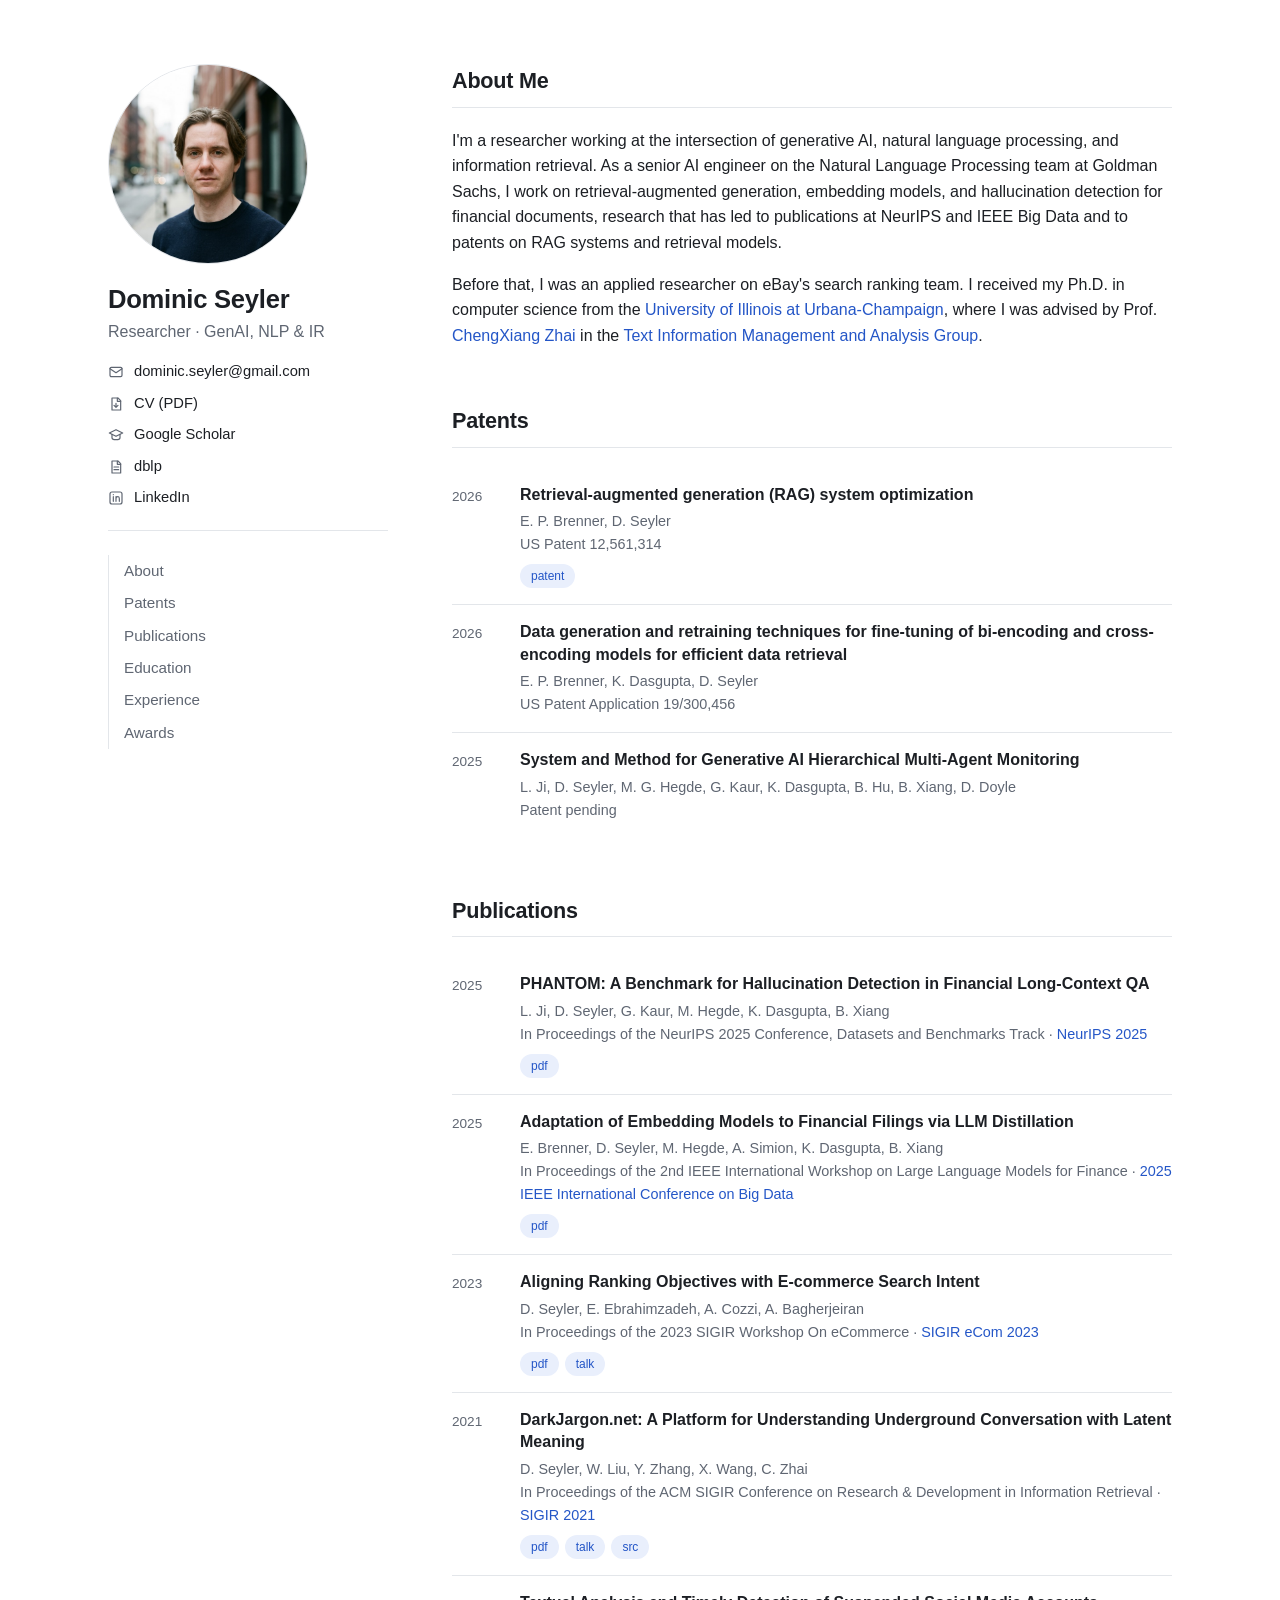
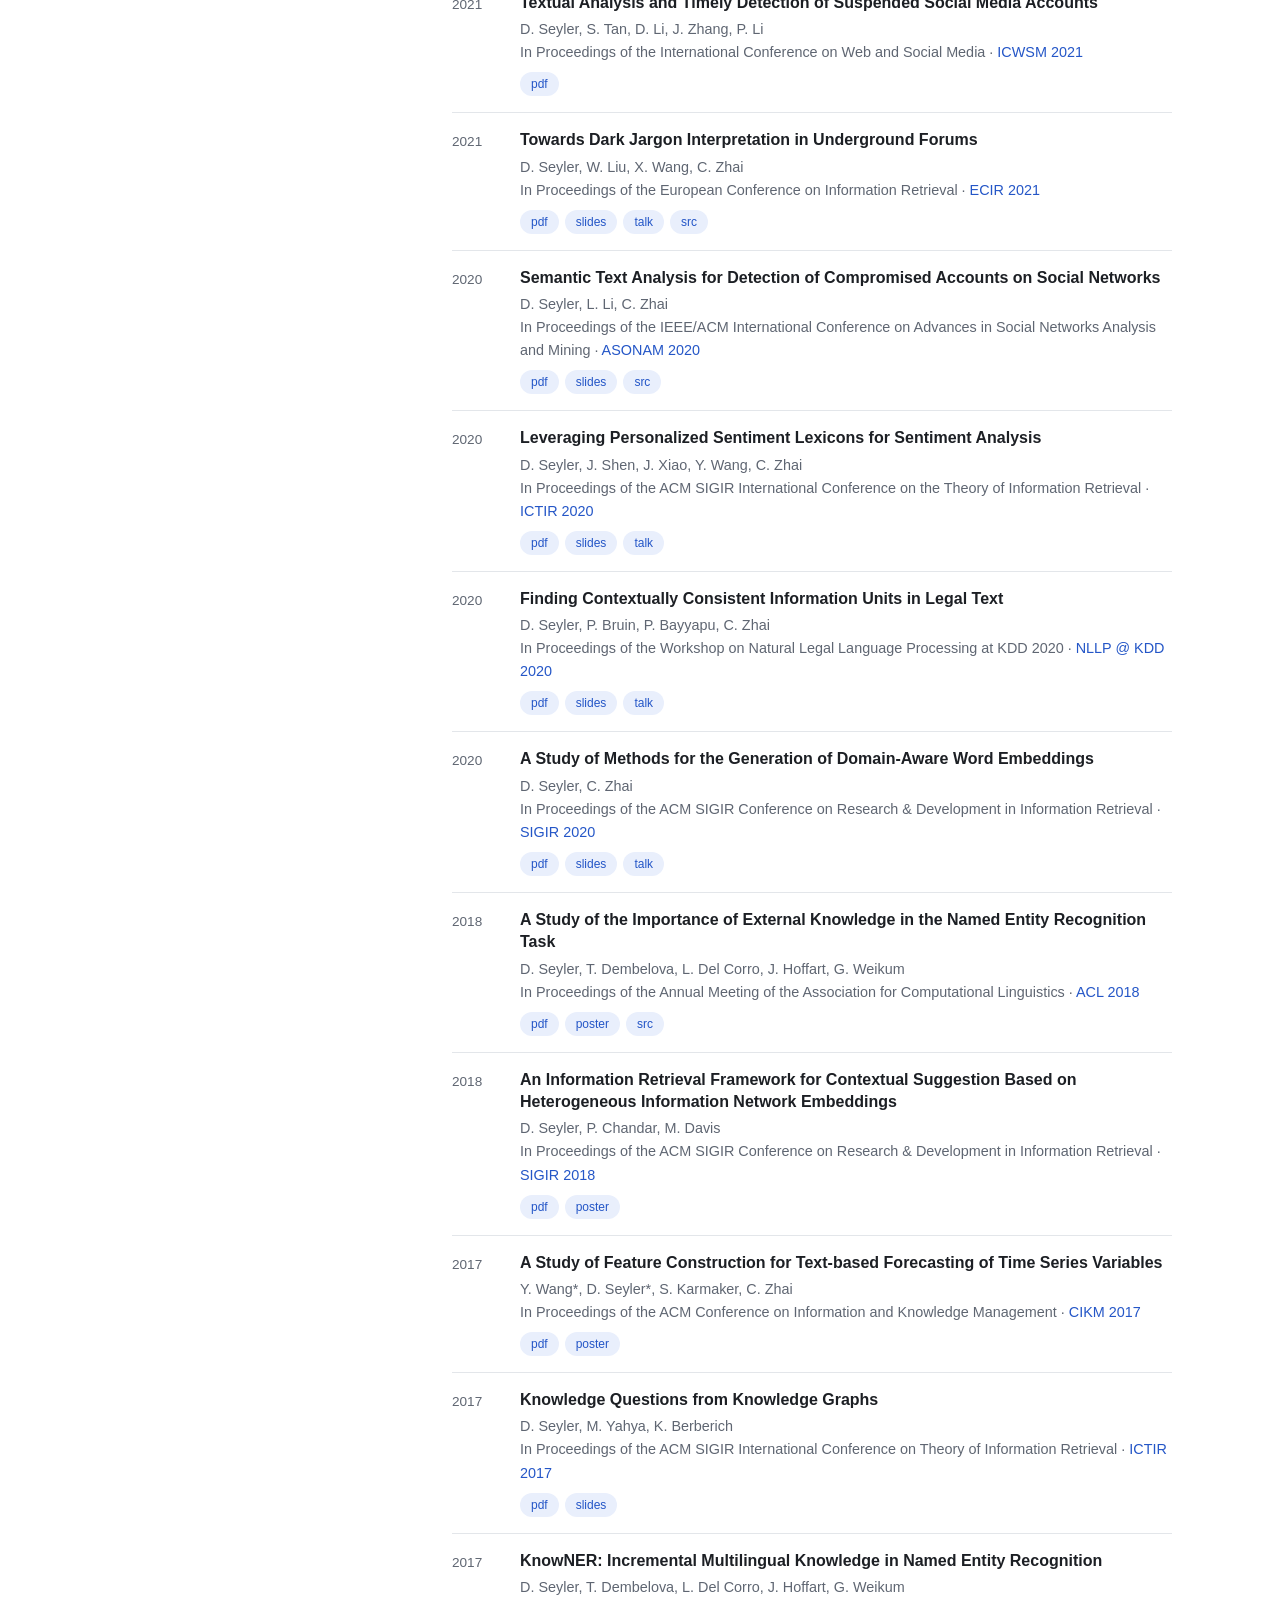
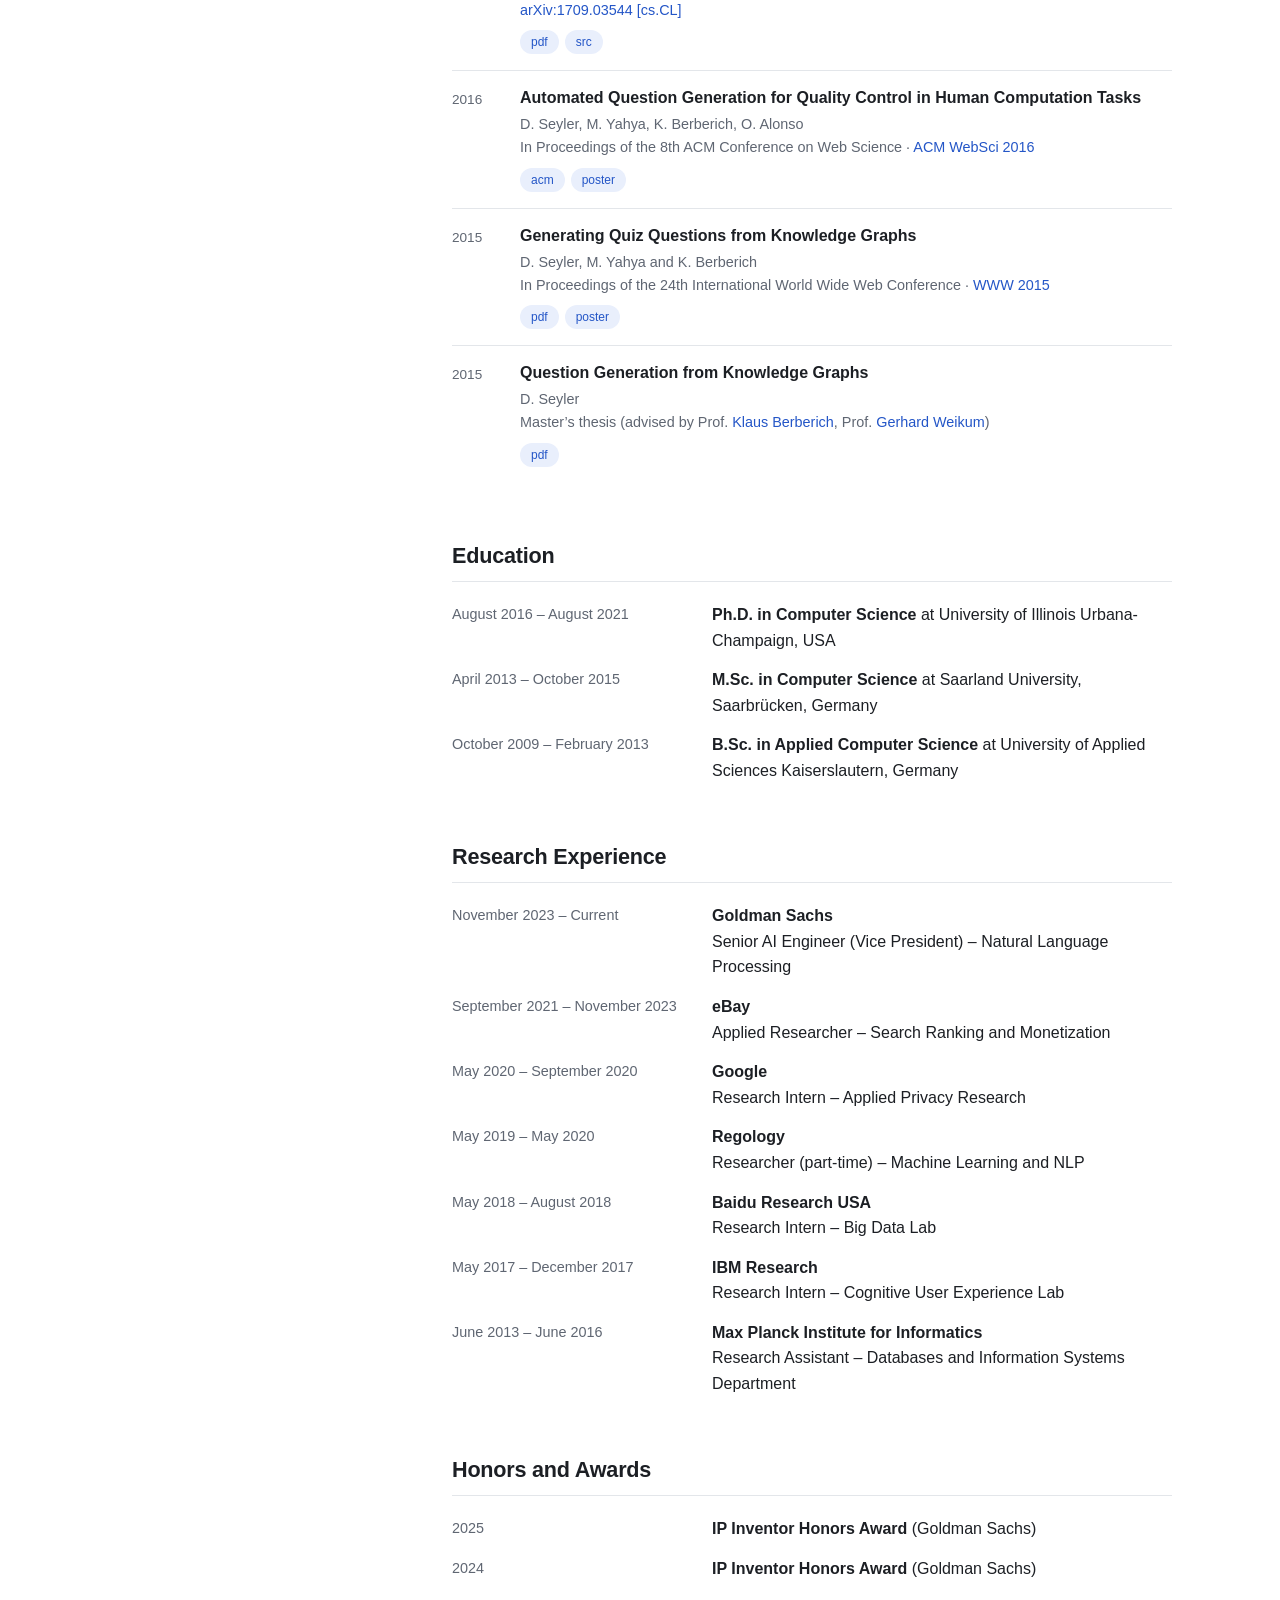
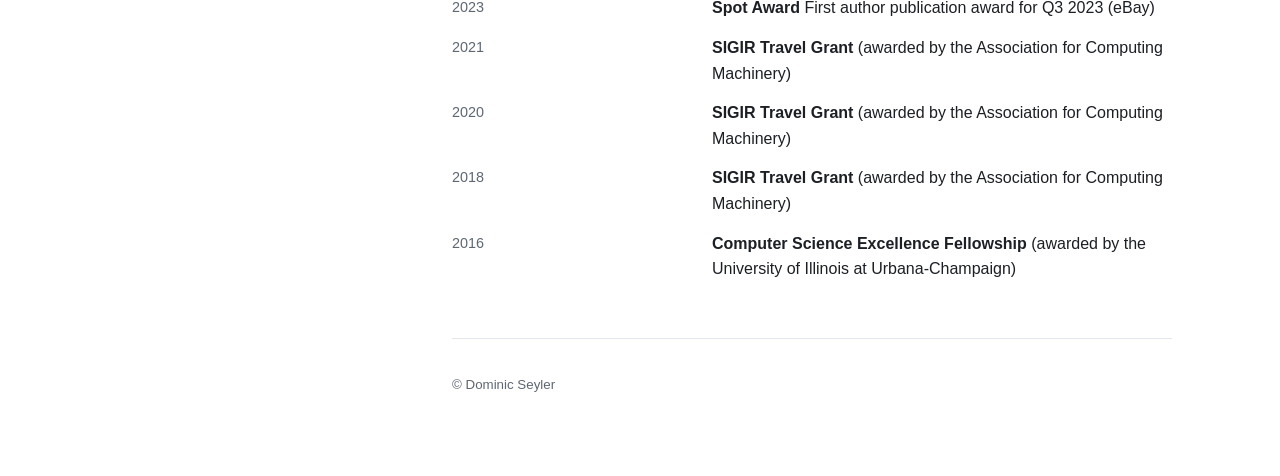
<file: index.html>
<!DOCTYPE html>
<html lang="en-US">
<head>
  <meta charset="UTF-8">
  <meta name="viewport" content="width=device-width, initial-scale=1">
  <meta name="color-scheme" content="light dark">
  <title>Dominic Seyler, Ph.D.</title>
  <meta name="description" content="Researcher working at the intersection of generative AI, natural language processing, and information retrieval. Senior AI engineer on the NLP team at Goldman Sachs; Ph.D. in computer science from the University of Illinois at Urbana-Champaign.">
  <meta property="og:type" content="profile">
  <meta property="og:title" content="Dominic Seyler, Ph.D.">
  <meta property="og:description" content="Researcher working at the intersection of generative AI, NLP, and information retrieval. Senior AI engineer at Goldman Sachs.">
  <meta property="og:url" content="https://dominicseyler.com/">
  <meta property="og:image" content="https://dominicseyler.com/files/og-2026.jpg">
  <meta property="og:image:width" content="1200">
  <meta property="og:image:height" content="1200">
  <meta property="og:image:alt" content="Portrait of Dominic Seyler">
  <meta name="twitter:card" content="summary">
  <link rel="canonical" href="https://dominicseyler.com/">
  <link rel="stylesheet" href="static/site.css?v=4">
</head>
<body>
<a class="skip-link" href="#content">Skip to content</a>

<div class="layout">

  <aside class="profile">
    <img class="photo" src="files/profile-2026.jpg" width="600" height="600" alt="Dominic Seyler">
    <div class="profile-text">
      <h1 class="name"><a href="/">Dominic Seyler</a></h1>
      <p class="tagline">Researcher · GenAI, NLP &amp; IR</p>
      <ul class="contact">
        <li id="email">
          <span class="contact-row">
            <svg viewBox="0 0 24 24" aria-hidden="true"><rect x="3" y="5" width="18" height="14" rx="2"/><path d="m3 7 9 6 9-6"/></svg>
            <span class="label">first_name DOT last_name AT gmail DOT com</span>
          </span>
        </li>
        <li>
          <a class="contact-row" href="files/Dominic_Seyler_CV.pdf">
            <svg viewBox="0 0 24 24" aria-hidden="true"><path d="M6 3h9l4 4v14H6z"/><path d="M14 3v5h5"/><path d="M12 11v6m-3-3 3 3 3-3"/></svg>
            <span class="label">CV (PDF)</span>
          </a>
        </li>
        <li>
          <a class="contact-row" href="https://scholar.google.de/citations?hl=en&amp;user=KsjyIgUAAAAJ">
            <svg viewBox="0 0 24 24" aria-hidden="true"><path d="M2 9l10-5 10 5-10 5z"/><path d="M6 11v5c0 1.5 2.7 3 6 3s6-1.5 6-3v-5"/></svg>
            <span class="label">Google Scholar</span>
          </a>
        </li>
        <li>
          <a class="contact-row" href="https://dblp.uni-trier.de/pers/hd/s/Seyler:Dominic">
            <svg viewBox="0 0 24 24" aria-hidden="true"><path d="M6 3h9l4 4v14H6z"/><path d="M14 3v5h5M9 12h7M9 16h7"/></svg>
            <span class="label">dblp</span>
          </a>
        </li>
        <li>
          <a class="contact-row" href="https://www.linkedin.com/in/dominic-seyler-a07739b6/">
            <svg viewBox="0 0 24 24" aria-hidden="true"><rect x="3" y="3" width="18" height="18" rx="3"/><path d="M8 10v7M8 7v.01M12 17v-7M12 13c0-1.7 1.3-3 3-3s2 1.3 2 3v4"/></svg>
            <span class="label">LinkedIn</span>
          </a>
        </li>
      </ul>
      <script>
        (function () {
          var u = ["dominic", "seyler"].join("."), d = ["gmail", "com"].join(".");
          var li = document.getElementById("email");
          var row = li.querySelector(".contact-row");
          var a = document.createElement("a");
          a.className = "contact-row";
          a.href = "mailto:" + u + "@" + d;
          a.innerHTML = row.innerHTML;
          a.querySelector(".label").textContent = u + "@" + d;
          li.replaceChild(a, row);
        })();
      </script>
    </div>
    <nav class="toc" aria-label="Sections">
      <a href="#about">About</a>
      <a href="#patents">Patents</a>
      <a href="#publications">Publications</a>
      <a href="#education">Education</a>
      <a href="#experience">Experience</a>
      <a href="#awards">Awards</a>
    </nav>
  </aside>

  <main id="content">

    <section id="about">
      <h2>About Me</h2>
      <p>I'm a researcher working at the intersection of generative AI, natural language processing, and information retrieval. As a senior AI engineer on the Natural Language Processing team at Goldman Sachs, I work on retrieval-augmented generation, embedding models, and hallucination detection for financial documents, research that has led to publications at NeurIPS and IEEE Big Data and to patents on RAG systems and retrieval models.</p>
      <p>Before that, I was an applied researcher on eBay's search ranking team. I received my Ph.D. in computer science from the <a href="http://illinois.edu">University of Illinois at Urbana-Champaign</a>, where I was advised by Prof. <a href="http://czhai.cs.illinois.edu">ChengXiang Zhai</a> in the <a href="http://sifaka.cs.uiuc.edu/ir/">Text Information Management and Analysis Group</a>.</p>
    </section>

    <section id="patents">
      <h2>Patents</h2>

      <article class="pub">
        <span class="year">2026</span>
        <div>
          <h3><a href="https://patents.google.com/patent/US12561314B2/en">Retrieval-augmented generation (RAG) system optimization</a></h3>
          <p class="authors">E. P. Brenner, D. Seyler</p>
          <p class="venue">US Patent 12,561,314</p>
          <p class="tags"><a class="tag" href="https://patents.google.com/patent/US12561314B2/en">patent</a></p>
        </div>
      </article>

      <article class="pub">
        <span class="year">2026</span>
        <div>
          <h3>Data generation and retraining techniques for fine-tuning of bi-encoding and cross-encoding models for efficient data retrieval</h3>
          <p class="authors">E. P. Brenner, K. Dasgupta, D. Seyler</p>
          <p class="venue">US Patent Application 19/300,456</p>
        </div>
      </article>

      <article class="pub">
        <span class="year">2025</span>
        <div>
          <h3>System and Method for Generative AI Hierarchical Multi-Agent Monitoring</h3>
          <p class="authors">L. Ji, D. Seyler, M. G. Hegde, G. Kaur, K. Dasgupta, B. Hu, B. Xiang, D. Doyle</p>
          <p class="venue">Patent pending</p>
        </div>
      </article>
    </section>

    <section id="publications">
      <h2>Publications</h2>

      <article class="pub">
        <span class="year">2025</span>
        <div>
          <h3><a href="https://openreview.net/pdf?id=5YQAo0S3Hm">PHANTOM: A Benchmark for Hallucination Detection in Financial Long-Context QA</a></h3>
          <p class="authors">L. Ji, D. Seyler, G. Kaur, M. Hegde, K. Dasgupta, B. Xiang</p>
          <p class="venue">In Proceedings of the NeurIPS 2025 Conference, Datasets and Benchmarks Track · <a href="https://neurips.cc">NeurIPS 2025</a></p>
          <p class="tags"><a class="tag" href="https://openreview.net/pdf?id=5YQAo0S3Hm">pdf</a></p>
        </div>
      </article>

      <article class="pub">
        <span class="year">2025</span>
        <div>
          <h3><a href="https://arxiv.org/pdf/2512.08088">Adaptation of Embedding Models to Financial Filings via LLM Distillation</a></h3>
          <p class="authors">E. Brenner, D. Seyler, M. Hegde, A. Simion, K. Dasgupta, B. Xiang</p>
          <p class="venue">In Proceedings of the 2nd IEEE International Workshop on Large Language Models for Finance · <a href="https://conferences.cis.um.edu.mo/ieeebigdata2025/">2025 IEEE International Conference on Big Data</a></p>
          <p class="tags"><a class="tag" href="https://arxiv.org/pdf/2512.08088">pdf</a></p>
        </div>
      </article>

      <article class="pub">
        <span class="year">2023</span>
        <div>
          <h3><a href="files/paper_21.pdf">Aligning Ranking Objectives with E-commerce Search Intent</a></h3>
          <p class="authors">D. Seyler, E. Ebrahimzadeh, A. Cozzi, A. Bagherjeiran</p>
          <p class="venue">In Proceedings of the 2023 SIGIR Workshop On eCommerce · <a href="https://sigir-ecom.github.io/accepted-papers.html">SIGIR eCom 2023</a></p>
          <p class="tags"><a class="tag" href="files/paper_21.pdf">pdf</a><a class="tag" href="https://youtu.be/91dxPo8AKu8">talk</a></p>
        </div>
      </article>

      <article class="pub">
        <span class="year">2021</span>
        <div>
          <h3><a href="files/seyler_et_al-SIGIR_2021-darkjargon_net_Demo.pdf">DarkJargon.net: A Platform for Understanding Underground Conversation with Latent Meaning</a></h3>
          <p class="authors">D. Seyler, W. Liu, Y. Zhang, X. Wang, C. Zhai</p>
          <p class="venue">In Proceedings of the ACM SIGIR Conference on Research &amp; Development in Information Retrieval · <a href="https://sigir.org/sigir2021/">SIGIR 2021</a></p>
          <p class="tags"><a class="tag" href="files/seyler_et_al-SIGIR_2021-darkjargon_net_Demo.pdf">pdf</a><a class="tag" href="https://youtu.be/o_RZgiK4bTM">talk</a><a class="tag" href="https://github.com/dom-s/dark-jargon">src</a></p>
        </div>
      </article>

      <article class="pub">
        <span class="year">2021</span>
        <div>
          <h3><a href="files/Seyler_et_al-ICWSM_21-Suspended_Account.pdf">Textual Analysis and Timely Detection of Suspended Social Media Accounts</a></h3>
          <p class="authors">D. Seyler, S. Tan, D. Li, J. Zhang, P. Li</p>
          <p class="venue">In Proceedings of the International Conference on Web and Social Media · <a href="https://www.icwsm.org/">ICWSM 2021</a></p>
          <p class="tags"><a class="tag" href="files/Seyler_et_al-ICWSM_21-Suspended_Account.pdf">pdf</a></p>
        </div>
      </article>

      <article class="pub">
        <span class="year">2021</span>
        <div>
          <h3><a href="https://arxiv.org/pdf/2011.03011">Towards Dark Jargon Interpretation in Underground Forums</a></h3>
          <p class="authors">D. Seyler, W. Liu, X. Wang, C. Zhai</p>
          <p class="venue">In Proceedings of the European Conference on Information Retrieval · <a href="https://www.ecir2021.eu">ECIR 2021</a></p>
          <p class="tags"><a class="tag" href="https://arxiv.org/pdf/2011.03011">pdf</a><a class="tag" href="files/seyler-ecir-2020.pdf">slides</a><a class="tag" href="https://youtu.be/QUC5Y9wVVpc">talk</a><a class="tag" href="https://github.com/dom-s/dark-jargon">src</a></p>
        </div>
      </article>

      <article class="pub">
        <span class="year">2020</span>
        <div>
          <h3><a href="https://arxiv.org/pdf/1804.07247">Semantic Text Analysis for Detection of Compromised Accounts on Social Networks</a></h3>
          <p class="authors">D. Seyler, L. Li, C. Zhai</p>
          <p class="venue">In Proceedings of the IEEE/ACM International Conference on Advances in Social Networks Analysis and Mining · <a href="https://asonam.cpsc.ucalgary.ca/2020/">ASONAM 2020</a></p>
          <p class="tags"><a class="tag" href="https://arxiv.org/pdf/1804.07247">pdf</a><a class="tag" href="files/asonam2020-seyler.pdf">slides</a><a class="tag" href="https://github.com/dom-s/comp-account-detect">src</a></p>
        </div>
      </article>

      <article class="pub">
        <span class="year">2020</span>
        <div>
          <h3><a href="files/seyler-ictir-2020-leveraging.pdf">Leveraging Personalized Sentiment Lexicons for Sentiment Analysis</a></h3>
          <p class="authors">D. Seyler, J. Shen, J. Xiao, Y. Wang, C. Zhai</p>
          <p class="venue">In Proceedings of the ACM SIGIR International Conference on the Theory of Information Retrieval · <a href="https://ictir2020.org">ICTIR 2020</a></p>
          <p class="tags"><a class="tag" href="files/seyler-ictir-2020-leveraging.pdf">pdf</a><a class="tag" href="files/personalized-sentiment-analysis.pdf">slides</a><a class="tag" href="https://youtu.be/B064pMfGzGg">talk</a></p>
        </div>
      </article>

      <article class="pub">
        <span class="year">2020</span>
        <div>
          <h3><a href="files/seyler_et_al-NLLP_2020__Root_Context.pdf">Finding Contextually Consistent Information Units in Legal Text</a></h3>
          <p class="authors">D. Seyler, P. Bruin, P. Bayyapu, C. Zhai</p>
          <p class="venue">In Proceedings of the Workshop on Natural Legal Language Processing at KDD 2020 · <a href="https://sites.google.com/view/nllp/">NLLP @ KDD 2020</a></p>
          <p class="tags"><a class="tag" href="files/seyler_et_al-NLLP_2020__Root_Context.pdf">pdf</a><a class="tag" href="files/root-context-seyler-nllp-kdd-2020.pdf">slides</a><a class="tag" href="https://youtu.be/-Pi3Ja1A5DM">talk</a></p>
        </div>
      </article>

      <article class="pub">
        <span class="year">2020</span>
        <div>
          <h3><a href="files/seyler_zhai-SIGIR_2020_Domain_Aware_Embeddings.pdf">A Study of Methods for the Generation of Domain-Aware Word Embeddings</a></h3>
          <p class="authors">D. Seyler, C. Zhai</p>
          <p class="venue">In Proceedings of the ACM SIGIR Conference on Research &amp; Development in Information Retrieval · <a href="https://sigir.org/sigir2020/">SIGIR 2020</a></p>
          <p class="tags"><a class="tag" href="files/seyler_zhai-SIGIR_2020_Domain_Aware_Embeddings.pdf">pdf</a><a class="tag" href="files/domain-aware-we-web.pdf">slides</a><a class="tag" href="https://youtu.be/5kWlhqGcLaU">talk</a></p>
        </div>
      </article>

      <article class="pub">
        <span class="year">2018</span>
        <div>
          <h3><a href="https://aclanthology.org/P18-2039.pdf">A Study of the Importance of External Knowledge in the Named Entity Recognition Task</a></h3>
          <p class="authors">D. Seyler, T. Dembelova, L. Del Corro, J. Hoffart, G. Weikum</p>
          <p class="venue">In Proceedings of the Annual Meeting of the Association for Computational Linguistics · <a href="https://acl2018.org/conference/accepted-papers/">ACL 2018</a></p>
          <p class="tags"><a class="tag" href="https://aclanthology.org/P18-2039.pdf">pdf</a><a class="tag" href="files/ACL2018-poster.pdf">poster</a><a class="tag" href="https://github.com/ambiverse-nlu/ambiverse-nlu/tree/master/src/main/java/de/mpg/mpi_inf/ambiversenlu/nlu/ner">src</a></p>
        </div>
      </article>

      <article class="pub">
        <span class="year">2018</span>
        <div>
          <h3><a href="files/seyler_et_al-SIGIR_2018-information_retrieval_framework.pdf">An Information Retrieval Framework for Contextual Suggestion Based on Heterogeneous Information Network Embeddings</a></h3>
          <p class="authors">D. Seyler, P. Chandar, M. Davis</p>
          <p class="venue">In Proceedings of the ACM SIGIR Conference on Research &amp; Development in Information Retrieval · <a href="https://sigir.org/sigir2018/">SIGIR 2018</a></p>
          <p class="tags"><a class="tag" href="files/seyler_et_al-SIGIR_2018-information_retrieval_framework.pdf">pdf</a><a class="tag" href="files/SIGIR2018-poster.pdf">poster</a></p>
        </div>
      </article>

      <article class="pub">
        <span class="year">2017</span>
        <div>
          <h3><a href="files/sp0985-wangA.pdf">A Study of Feature Construction for Text-based Forecasting of Time Series Variables</a></h3>
          <p class="authors">Y. Wang*, D. Seyler*, S. Karmaker, C. Zhai</p>
          <p class="venue">In Proceedings of the ACM Conference on Information and Knowledge Management · <a href="https://cikm2017.org/">CIKM 2017</a></p>
          <p class="tags"><a class="tag" href="files/sp0985-wangA.pdf">pdf</a><a class="tag" href="files/CIKM2017-poster.pdf">poster</a></p>
        </div>
      </article>

      <article class="pub">
        <span class="year">2017</span>
        <div>
          <h3><a href="files/seyler_et_al-ICTIR2017-Knowledge_Questions.pdf">Knowledge Questions from Knowledge Graphs</a></h3>
          <p class="authors">D. Seyler, M. Yahya, K. Berberich</p>
          <p class="venue">In Proceedings of the ACM SIGIR International Conference on Theory of Information Retrieval · <a href="https://sigir.org/ictir2017/">ICTIR 2017</a></p>
          <p class="tags"><a class="tag" href="files/seyler_et_al-ICTIR2017-Knowledge_Questions.pdf">pdf</a><a class="tag" href="files/KnowledgeQuestionsFromKnowledgeGraphs.pdf">slides</a></p>
        </div>
      </article>

      <article class="pub">
        <span class="year">2017</span>
        <div>
          <h3><a href="https://arxiv.org/pdf/1709.03544.pdf">KnowNER: Incremental Multilingual Knowledge in Named Entity Recognition</a></h3>
          <p class="authors">D. Seyler, T. Dembelova, L. Del Corro, J. Hoffart, G. Weikum</p>
          <p class="venue"><a href="https://arxiv.org/abs/1709.03544">arXiv:1709.03544 [cs.CL]</a></p>
          <p class="tags"><a class="tag" href="https://arxiv.org/pdf/1709.03544.pdf">pdf</a><a class="tag" href="https://github.com/ambiverse-nlu/ambiverse-nlu/tree/master/src/main/java/de/mpg/mpi_inf/ambiversenlu/nlu/ner">src</a></p>
        </div>
      </article>

      <article class="pub">
        <span class="year">2016</span>
        <div>
          <h3><a href="https://dl.acm.org/citation.cfm?id=2908210">Automated Question Generation for Quality Control in Human Computation Tasks</a></h3>
          <p class="authors">D. Seyler, M. Yahya, K. Berberich, O. Alonso</p>
          <p class="venue">In Proceedings of the 8th ACM Conference on Web Science · <a href="https://www.websci16.org/">ACM WebSci 2016</a></p>
          <p class="tags"><a class="tag" href="https://dl.acm.org/citation.cfm?id=2908210">acm</a><a class="tag" href="files/websci2016-poster.key_.pdf">poster</a></p>
        </div>
      </article>

      <article class="pub">
        <span class="year">2015</span>
        <div>
          <h3><a href="files/seyler_et_al-WWW2015-Generating_Quiz_Questions.pdf">Generating Quiz Questions from Knowledge Graphs</a></h3>
          <p class="authors">D. Seyler, M. Yahya and K. Berberich</p>
          <p class="venue">In Proceedings of the 24th International World Wide Web Conference · <a href="https://www.www2015.it/">WWW 2015</a></p>
          <p class="tags"><a class="tag" href="files/seyler_et_al-WWW2015-Generating_Quiz_Questions.pdf">pdf</a><a class="tag" href="files/www15-poster-v4.pdf">poster</a></p>
        </div>
      </article>

      <article class="pub">
        <span class="year">2015</span>
        <div>
          <h3><a href="files/MSc-Thesis-DominicSeyler.pdf">Question Generation from Knowledge Graphs</a></h3>
          <p class="authors">D. Seyler</p>
          <p class="venue">Master&#8217;s thesis (advised by Prof. <a href="https://people.mpi-inf.mpg.de/~kberberi/">Klaus Berberich</a>, Prof. <a href="https://people.mpi-inf.mpg.de/~weikum/">Gerhard Weikum</a>)</p>
          <p class="tags"><a class="tag" href="files/MSc-Thesis-DominicSeyler.pdf">pdf</a></p>
        </div>
      </article>
    </section>

    <section id="education">
      <h2>Education</h2>
      <dl class="timeline">
        <dt>August 2016 &#8211; August 2021</dt>
        <dd><strong>Ph.D. in Computer Science</strong> at University of Illinois Urbana-Champaign, USA</dd>
        <dt>April 2013 &#8211; October 2015</dt>
        <dd><strong>M.Sc. in Computer Science</strong> at Saarland University, Saarbrücken, Germany</dd>
        <dt>October 2009 &#8211; February 2013</dt>
        <dd><strong>B.Sc. in Applied Computer Science</strong> at University of Applied Sciences Kaiserslautern, Germany</dd>
      </dl>
    </section>

    <section id="experience">
      <h2>Research Experience</h2>
      <dl class="timeline">
        <dt>November 2023 &#8211; Current</dt>
        <dd><strong>Goldman Sachs</strong><br>Senior AI Engineer (Vice President) &#8211; Natural Language Processing</dd>
        <dt>September 2021 &#8211; November 2023</dt>
        <dd><strong>eBay</strong><br>Applied Researcher &#8211; Search Ranking and Monetization</dd>
        <dt>May 2020 &#8211; September 2020</dt>
        <dd><strong>Google</strong><br>Research Intern &#8211; Applied Privacy Research</dd>
        <dt>May 2019 &#8211; May 2020</dt>
        <dd><strong>Regology</strong><br>Researcher (part-time) &#8211; Machine Learning and NLP</dd>
        <dt>May 2018 &#8211; August 2018</dt>
        <dd><strong>Baidu Research USA</strong><br>Research Intern &#8211; Big Data Lab</dd>
        <dt>May 2017 &#8211; December 2017</dt>
        <dd><strong>IBM Research</strong><br>Research Intern &#8211; Cognitive User Experience Lab</dd>
        <dt>June 2013 &#8211; June 2016</dt>
        <dd><strong>Max Planck Institute for Informatics</strong><br>Research Assistant &#8211; Databases and Information Systems Department</dd>
      </dl>
    </section>

<!--
<h4>Teaching Experience</h4>
<p>Spring 2018:<br />
<strong>CS 410: <a href="https://courses.engr.illinois.edu/cs410/sp2018/index.html">Text Information Systems</a></strong> (Prof. <a href="http://czhai.cs.illinois.edu">ChengXiang Zhai</a>)<br />
Teaching Assistant</p>
<p>Fall 2017:<br />
<strong>CS 510: <a href="http://times.cs.uiuc.edu/course/510f17/info.html">Advanced Information Retrieval</a></strong> (Prof. <a href="http://czhai.cs.illinois.edu">ChengXiang Zhai</a>)<br />
Teaching Assistant</p>
<h4>Reviewer</h4>
<p>2022: <a href="https://sigir.org/sigir2022/"><strong>ACM SIGIR Conference on Research &amp; Development in Information Retrieval (SIGIR)</strong></a> (Program Committee)</p>
<p>2022: <a href="https://2022.eswc-conferences.org"><strong>Extended Semantic Web Conference (ESWC)</strong></a> (Program Committee)</p>
<p>2021: <a href="https://2021.eswc-conferences.org"><strong>Extended Semantic Web Conference (ESWC)</strong></a> (Program Committee)</p>
<p>2020: <a href="https://ictir2020.org"><strong>ACM SIGIR International Conference on the Theory of Information Retrieval (ICTIR)</strong></a> (Program Committee)</p>
<p>2020: <a href="http://www.wsdm-conference.org/2020/"><strong>ACM International Conference on Web Search and Data Mining (WSDM)</strong></a></p>
<p>2019 &amp; 2020: <a href="https://ieeexplore.ieee.org/xpl/RecentIssue.jsp?punumber=69"><strong>IEEE Transactions on Knowledge and Data Engineering</strong></a></p>
<p>2018 &amp; 2019: <a href="https://cis.ieee.org/publications/t-neural-networks-and-learning-systems"><strong>IEEE Transactions on Neural Networks and Learning Systems</strong></a></p>
<p>2017 &amp; 2018: <a href="https://www.semantic-web-journal.net"><strong>Semantic Web journal</strong></a></p>
-->

    <section id="awards">
      <h2>Honors and Awards</h2>
      <dl class="timeline">
        <dt>2025</dt>
        <dd><strong>IP Inventor Honors Award</strong> (Goldman Sachs)</dd>
        <dt>2024</dt>
        <dd><strong>IP Inventor Honors Award</strong> (Goldman Sachs)</dd>
        <dt>2023</dt>
        <dd><strong>Spot Award</strong> First author publication award for Q3 2023 (eBay)</dd>
        <dt>2021</dt>
        <dd><strong>SIGIR Travel Grant</strong> (awarded by the Association for Computing Machinery)</dd>
        <dt>2020</dt>
        <dd><strong>SIGIR Travel Grant</strong> (awarded by the Association for Computing Machinery)</dd>
        <dt>2018</dt>
        <dd><strong>SIGIR Travel Grant</strong> (awarded by the Association for Computing Machinery)</dd>
        <dt>2016</dt>
        <dd><strong>Computer Science Excellence Fellowship</strong> (awarded by the University of Illinois at Urbana-Champaign)</dd>
      </dl>
    </section>

    <footer class="site-footer">
      <p><small>© Dominic Seyler</small></p>
    </footer>
  </main>

</div>
</body>
</html>
</file>
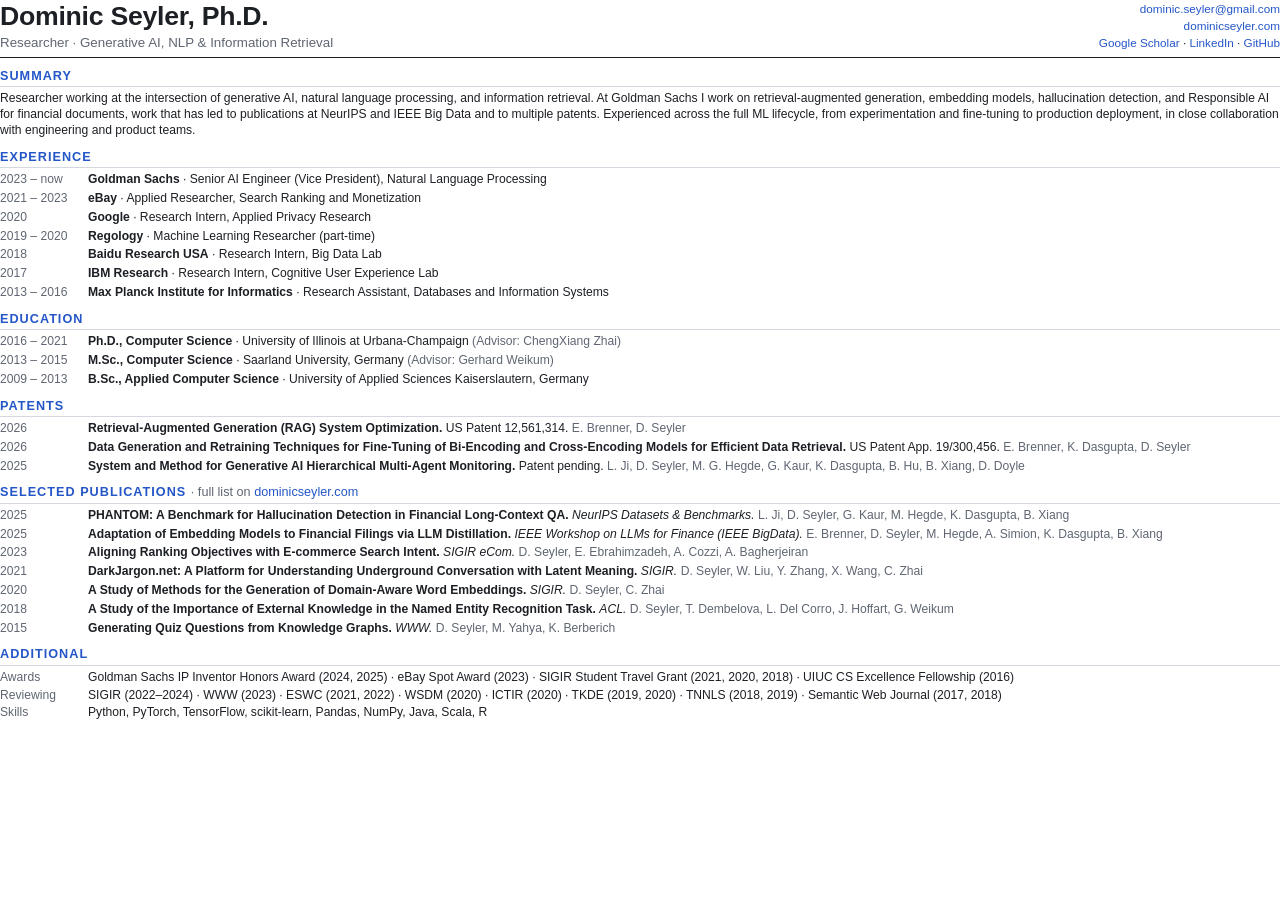
<file: cv/cv.html>
<!DOCTYPE html>
<html lang="en">
<head>
<meta charset="UTF-8">
<title>Dominic Seyler – CV</title>
<!-- Source for files/Dominic_Seyler_CV.pdf. Rebuild with:
     "/Applications/Google Chrome.app/Contents/MacOS/Google Chrome" --headless=new --no-pdf-header-footer \
       --print-to-pdf=files/Dominic_Seyler_CV.pdf cv/cv.html -->
<style>
  @page { size: Letter; margin: 0.45in 0.55in; }
  * { box-sizing: border-box; }
  body {
    margin: 0;
    font-family: -apple-system, BlinkMacSystemFont, "Helvetica Neue", Arial, sans-serif;
    font-size: 9.1pt;
    line-height: 1.3;
    color: #1c1f24;
  }
  a { color: #2456c7; text-decoration: none; }
  header { display: flex; justify-content: space-between; align-items: flex-end; border-bottom: 1.5px solid #1c1f24; padding-bottom: 6px; }
  h1 { font-size: 20pt; margin: 0; letter-spacing: -0.01em; line-height: 1.1; }
  .role { margin: 2px 0 0; color: #5f6672; font-size: 10pt; }
  .contact { text-align: right; font-size: 8.8pt; line-height: 1.45; }
  h2 {
    font-size: 9.5pt; text-transform: uppercase; letter-spacing: 0.08em;
    color: #2456c7; margin: 10px 0 4px; padding-bottom: 2px; border-bottom: 0.75px solid #d5d9df;
  }
  p { margin: 0; }
  .rows { display: grid; grid-template-columns: 78px 1fr; gap: 3px 10px; }
  .when { color: #5f6672; font-variant-numeric: tabular-nums; white-space: nowrap; }
  .muted { color: #5f6672; }
  .item + .item { margin-top: 3px; }
  .title { font-weight: 600; }
  .kv { display: grid; grid-template-columns: 78px 1fr; gap: 2px 10px; }
  .kv dt { color: #5f6672; }
  .kv dd { margin: 0; }
  dl { margin: 0; }
</style>
</head>
<body>

<header>
  <div>
    <h1>Dominic Seyler, Ph.D.</h1>
    <p class="role">Researcher · Generative AI, NLP &amp; Information Retrieval</p>
  </div>
  <div class="contact">
    <a href="mailto:dominic.seyler@gmail.com">dominic.seyler@gmail.com</a><br>
    <a href="https://dominicseyler.com">dominicseyler.com</a><br>
    <a href="https://scholar.google.de/citations?hl=en&amp;user=KsjyIgUAAAAJ">Google Scholar</a> ·
    <a href="https://www.linkedin.com/in/dominic-seyler-a07739b6/">LinkedIn</a> ·
    <a href="https://github.com/dom-s">GitHub</a>
  </div>
</header>

<h2>Summary</h2>
<p>Researcher working at the intersection of generative AI, natural language processing, and information retrieval. At Goldman Sachs I work on retrieval-augmented generation, embedding models, hallucination detection, and Responsible AI for financial documents, work that has led to publications at NeurIPS and IEEE Big Data and to multiple patents. Experienced across the full ML lifecycle, from experimentation and fine-tuning to production deployment, in close collaboration with engineering and product teams.</p>

<h2>Experience</h2>
<div class="rows">
  <span class="when">2023 – now</span><p><span class="title">Goldman Sachs</span> · Senior AI Engineer (Vice President), Natural Language Processing</p>
  <span class="when">2021 – 2023</span><p><span class="title">eBay</span> · Applied Researcher, Search Ranking and Monetization</p>
  <span class="when">2020</span><p><span class="title">Google</span> · Research Intern, Applied Privacy Research</p>
  <span class="when">2019 – 2020</span><p><span class="title">Regology</span> · Machine Learning Researcher (part-time)</p>
  <span class="when">2018</span><p><span class="title">Baidu Research USA</span> · Research Intern, Big Data Lab</p>
  <span class="when">2017</span><p><span class="title">IBM Research</span> · Research Intern, Cognitive User Experience Lab</p>
  <span class="when">2013 – 2016</span><p><span class="title">Max Planck Institute for Informatics</span> · Research Assistant, Databases and Information Systems</p>
</div>

<h2>Education</h2>
<div class="rows">
  <span class="when">2016 – 2021</span><p><span class="title">Ph.D., Computer Science</span> · University of Illinois at Urbana-Champaign <span class="muted">(Advisor: ChengXiang Zhai)</span></p>
  <span class="when">2013 – 2015</span><p><span class="title">M.Sc., Computer Science</span> · Saarland University, Germany <span class="muted">(Advisor: Gerhard Weikum)</span></p>
  <span class="when">2009 – 2013</span><p><span class="title">B.Sc., Applied Computer Science</span> · University of Applied Sciences Kaiserslautern, Germany</p>
</div>

<h2>Patents</h2>
<div class="rows">
  <span class="when">2026</span><p><span class="title">Retrieval-Augmented Generation (RAG) System Optimization.</span> US Patent 12,561,314. <span class="muted">E. Brenner, D. Seyler</span></p>
  <span class="when">2026</span><p><span class="title">Data Generation and Retraining Techniques for Fine-Tuning of Bi-Encoding and Cross-Encoding Models for Efficient Data Retrieval.</span> US Patent App. 19/300,456. <span class="muted">E. Brenner, K. Dasgupta, D. Seyler</span></p>
  <span class="when">2025</span><p><span class="title">System and Method for Generative AI Hierarchical Multi-Agent Monitoring.</span> Patent pending. <span class="muted">L. Ji, D. Seyler, M. G. Hegde, G. Kaur, K. Dasgupta, B. Hu, B. Xiang, D. Doyle</span></p>
</div>

<h2>Selected Publications <span style="text-transform:none;letter-spacing:0;font-weight:400;color:#5f6672">· full list on <a href="https://dominicseyler.com">dominicseyler.com</a></span></h2>
<div class="rows">
  <span class="when">2025</span><p><span class="title">PHANTOM: A Benchmark for Hallucination Detection in Financial Long-Context QA.</span> <em>NeurIPS Datasets &amp; Benchmarks.</em> <span class="muted">L. Ji, D. Seyler, G. Kaur, M. Hegde, K. Dasgupta, B. Xiang</span></p>
  <span class="when">2025</span><p><span class="title">Adaptation of Embedding Models to Financial Filings via LLM Distillation.</span> <em>IEEE Workshop on LLMs for Finance (IEEE BigData).</em> <span class="muted">E. Brenner, D. Seyler, M. Hegde, A. Simion, K. Dasgupta, B. Xiang</span></p>
  <span class="when">2023</span><p><span class="title">Aligning Ranking Objectives with E-commerce Search Intent.</span> <em>SIGIR eCom.</em> <span class="muted">D. Seyler, E. Ebrahimzadeh, A. Cozzi, A. Bagherjeiran</span></p>
  <span class="when">2021</span><p><span class="title">DarkJargon.net: A Platform for Understanding Underground Conversation with Latent Meaning.</span> <em>SIGIR.</em> <span class="muted">D. Seyler, W. Liu, Y. Zhang, X. Wang, C. Zhai</span></p>
  <span class="when">2020</span><p><span class="title">A Study of Methods for the Generation of Domain-Aware Word Embeddings.</span> <em>SIGIR.</em> <span class="muted">D. Seyler, C. Zhai</span></p>
  <span class="when">2018</span><p><span class="title">A Study of the Importance of External Knowledge in the Named Entity Recognition Task.</span> <em>ACL.</em> <span class="muted">D. Seyler, T. Dembelova, L. Del Corro, J. Hoffart, G. Weikum</span></p>
  <span class="when">2015</span><p><span class="title">Generating Quiz Questions from Knowledge Graphs.</span> <em>WWW.</em> <span class="muted">D. Seyler, M. Yahya, K. Berberich</span></p>
</div>

<h2>Additional</h2>
<dl class="kv">
  <dt>Awards</dt><dd>Goldman Sachs IP Inventor Honors Award (2024, 2025) · eBay Spot Award (2023) · SIGIR Student Travel Grant (2021, 2020, 2018) · UIUC CS Excellence Fellowship (2016)</dd>
  <dt>Reviewing</dt><dd>SIGIR (2022–2024) · WWW (2023) · ESWC (2021, 2022) · WSDM (2020) · ICTIR (2020) · TKDE (2019, 2020) · TNNLS (2018, 2019) · Semantic Web Journal (2017, 2018)</dd>
  <dt>Skills</dt><dd>Python, PyTorch, TensorFlow, scikit-learn, Pandas, NumPy, Java, Scala, R</dd>
</dl>

</body>
</html>
</file>
<file: static/site.css>
/* dominicseyler.com */

:root {
  --bg: #ffffff;
  --surface: #f6f7f9;
  --text: #1c1f24;
  --muted: #5f6672;
  --border: #e3e6ea;
  --accent: #2456c7;
  --accent-soft: #e9effc;
  --sidebar-w: 280px;
  --content-w: 720px;
  --font: -apple-system, BlinkMacSystemFont, "Segoe UI", Inter, Roboto, "Helvetica Neue", Arial, sans-serif;
}

@media (prefers-color-scheme: dark) {
  :root {
    --bg: #111317;
    --surface: #1a1d23;
    --text: #e6e8ec;
    --muted: #9aa1ad;
    --border: #2a2f37;
    --accent: #7ea6ff;
    --accent-soft: #1f2a44;
  }
}

*, *::before, *::after { box-sizing: border-box; }

html { scroll-behavior: smooth; -webkit-text-size-adjust: 100%; }

body {
  margin: 0;
  background: var(--bg);
  color: var(--text);
  font-family: var(--font);
  font-size: 16px;
  line-height: 1.6;
}

a { color: var(--accent); text-decoration: none; }
a:hover { text-decoration: underline; text-underline-offset: 2px; }
a:focus-visible { outline: 2px solid var(--accent); outline-offset: 2px; border-radius: 3px; }

.skip-link {
  position: absolute; left: -9999px; top: 0;
  background: var(--bg); padding: 8px 12px; z-index: 10;
}
.skip-link:focus { left: 8px; top: 8px; }

/* ---------- Layout ---------- */

.layout {
  display: grid;
  grid-template-columns: var(--sidebar-w) minmax(0, var(--content-w));
  gap: 64px;
  justify-content: center;
  max-width: calc(var(--sidebar-w) + var(--content-w) + 64px + 64px);
  margin: 0 auto;
  padding: 64px 32px;
}

/* ---------- Profile sidebar ---------- */

.profile {
  position: sticky;
  top: 64px;
  align-self: start;
}

.photo {
  display: block;
  width: 200px;
  height: 200px;
  border-radius: 50%;
  object-fit: cover;
  border: 1px solid var(--border);
  margin-bottom: 20px;
}

.name {
  margin: 0;
  font-size: 1.6rem;
  line-height: 1.2;
  letter-spacing: -0.01em;
}
.name a { color: var(--text); }
.name a:hover { text-decoration: none; }

.tagline { margin: 4px 0 16px; color: var(--muted); }

.contact {
  list-style: none;
  margin: 0 0 24px;
  padding: 0 0 20px;
  border-bottom: 1px solid var(--border);
  display: flex;
  flex-direction: column;
  gap: 8px;
  font-size: 0.92rem;
}
.contact-row {
  display: flex;
  align-items: center;
  gap: 10px;
  color: var(--text);
  min-width: 0;
}
a.contact-row:hover { color: var(--accent); text-decoration: none; }
.contact-row .label { overflow-wrap: anywhere; }
.contact svg {
  flex: none;
  width: 16px;
  height: 16px;
  fill: none;
  stroke: var(--muted);
  stroke-width: 1.8;
  stroke-linecap: round;
  stroke-linejoin: round;
}
a.contact-row:hover svg { stroke: var(--accent); }

.toc {
  display: flex; flex-direction: column;
  border-left: 1px solid var(--border);
}
.toc a {
  color: var(--muted);
  padding: 4px 0 4px 14px;
  margin-left: -1px;
  border-left: 2px solid transparent;
  font-size: 0.95rem;
}
.toc a:hover { color: var(--text); border-left-color: var(--accent); text-decoration: none; }

/* ---------- Content ---------- */

main section { margin-bottom: 56px; scroll-margin-top: 24px; }

h2 {
  font-size: 1.35rem;
  letter-spacing: -0.01em;
  margin: 0 0 20px;
  padding-bottom: 8px;
  border-bottom: 1px solid var(--border);
}

#about p { margin: 0; }
#about p + p { margin-top: 1em; }

/* Publications */

.pub {
  display: grid;
  grid-template-columns: 52px 1fr;
  gap: 16px;
  padding: 16px 0;
  border-bottom: 1px solid var(--border);
}
.pub:last-child { border-bottom: 0; }
.pub p { margin: 0; }

.year {
  color: var(--muted);
  font-size: 0.85rem;
  font-variant-numeric: tabular-nums;
  padding-top: 2px;
}

.pub h3 {
  margin: 0 0 4px;
  font-size: 1rem;
  font-weight: 600;
  line-height: 1.4;
}
.pub h3 a { color: var(--text); }
.pub h3 a:hover { color: var(--accent); }

.authors, .venue { font-size: 0.9rem; color: var(--muted); }

.tags { display: flex; flex-wrap: wrap; gap: 6px; margin-top: 8px !important; }
.tag {
  display: inline-block;
  font-size: 0.75rem;
  line-height: 1;
  padding: 5px 10px;
  border-radius: 999px;
  background: var(--accent-soft);
  color: var(--accent);
  border: 1px solid transparent;
}
.tag:hover { text-decoration: none; border-color: var(--accent); }

/* Timeline lists (education, experience, awards) */

.timeline {
  display: grid;
  grid-template-columns: 240px 1fr;
  gap: 14px 20px;
  margin: 0;
}
.timeline dt { color: var(--muted); font-size: 0.9rem; padding-top: 1px; }
.timeline dd { margin: 0; }

.site-footer { color: var(--muted); border-top: 1px solid var(--border); padding-top: 16px; }

/* ---------- Mobile ---------- */

@media (max-width: 900px) {
  .layout {
    display: block;
    padding: 24px 16px 40px;
  }

  /* Flatten the sidebar so the menu can stick to the top of the whole page. */
  .profile { display: contents; }
  .photo { float: left; width: 96px; height: 96px; margin: 0 16px 0 0; }
  .profile-text { overflow: hidden; min-height: 96px; }
  .name { font-size: 1.35rem; }
  .tagline { margin: 2px 0 6px; }
  .contact {
    flex-direction: row;
    flex-wrap: wrap;
    gap: 6px 16px;
    margin: 0;
    padding: 0;
    border: 0;
    font-size: 0.88rem;
  }
  .contact svg { width: 14px; height: 14px; }
  .contact-row { gap: 6px; }

  .toc {
    clear: both;
    position: sticky;
    top: 0;
    z-index: 5;
    flex-direction: row;
    gap: 18px;
    overflow-x: auto;
    border-left: 0;
    border-bottom: 1px solid var(--border);
    background: var(--bg);
    margin: 20px -16px 28px;
    padding: 10px 16px;
    scrollbar-width: none;
  }
  .toc::-webkit-scrollbar { display: none; }
  .toc a { padding: 0; margin: 0; border: 0; white-space: nowrap; }

  main section { scroll-margin-top: 56px; margin-bottom: 44px; }

  .pub { grid-template-columns: 1fr; gap: 2px; }
  .timeline { grid-template-columns: 1fr; gap: 2px; }
  .timeline dd { margin-bottom: 12px; }
}
</file>
